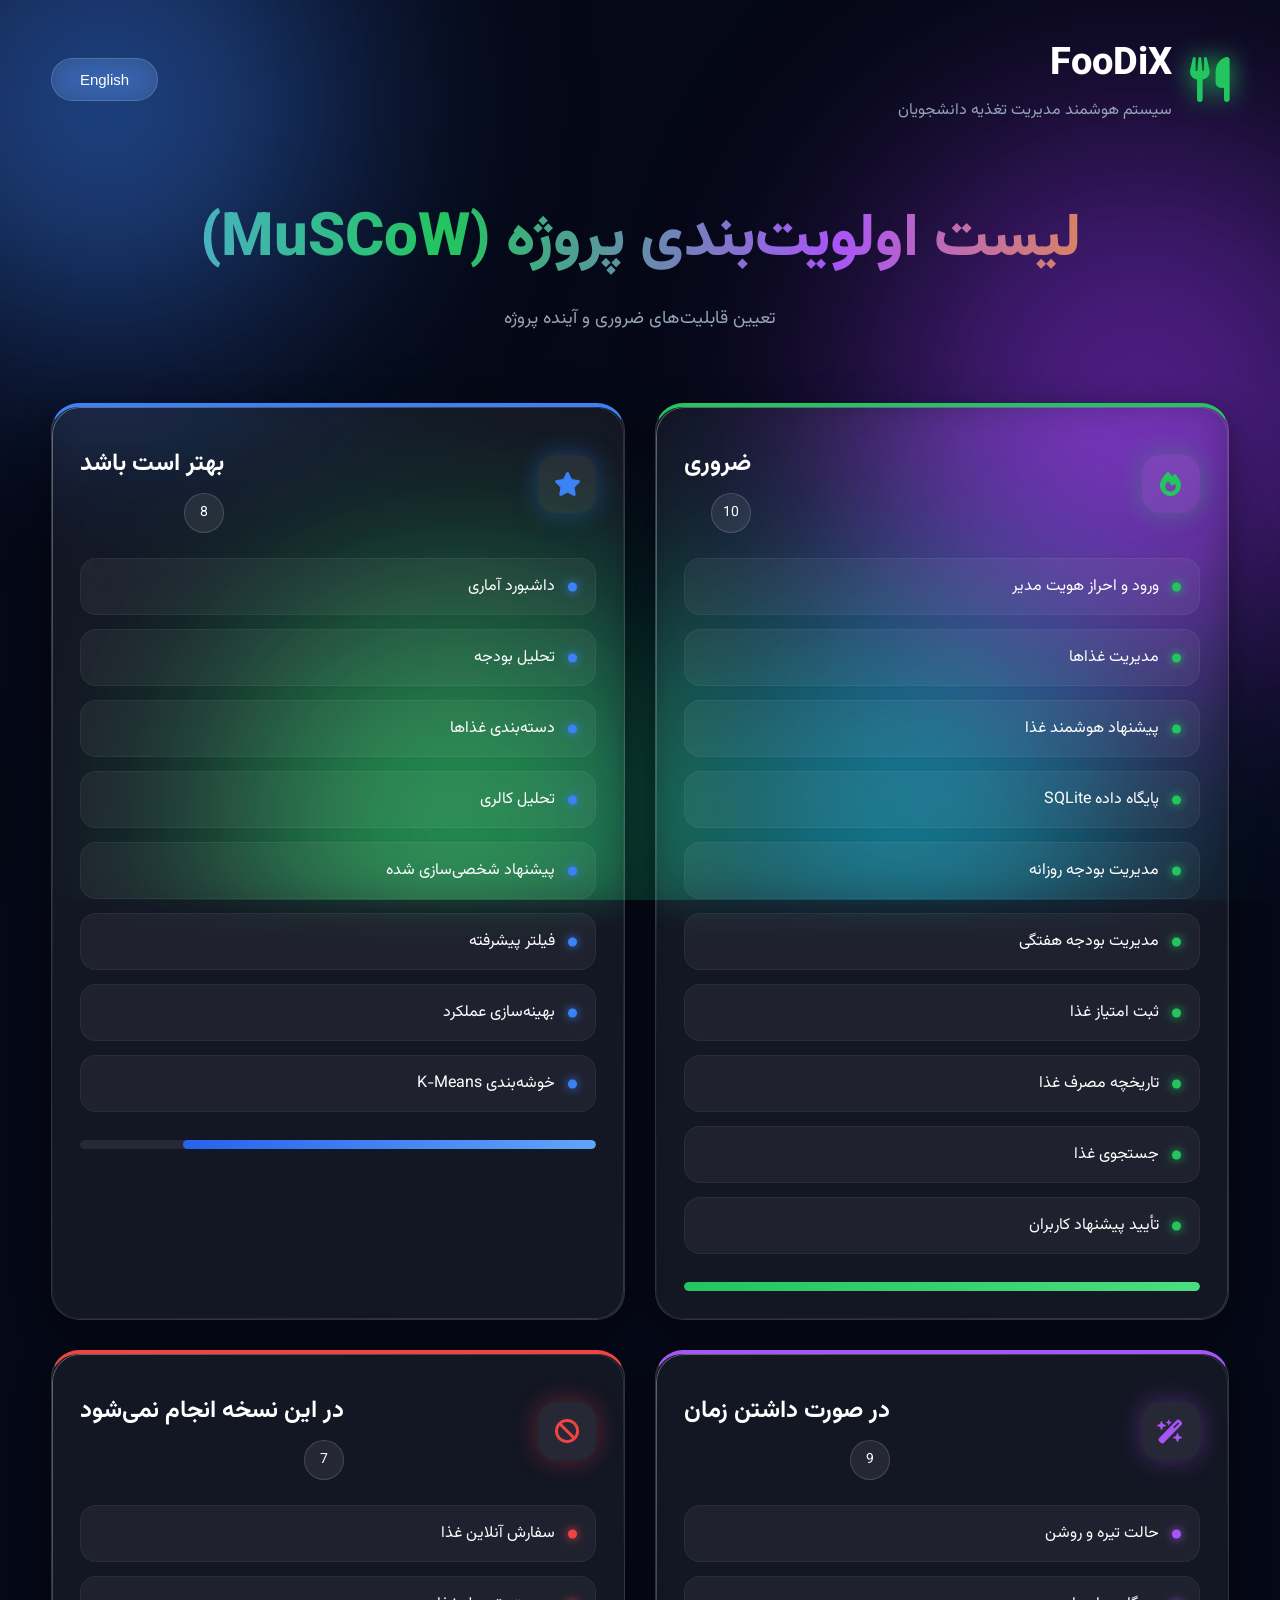
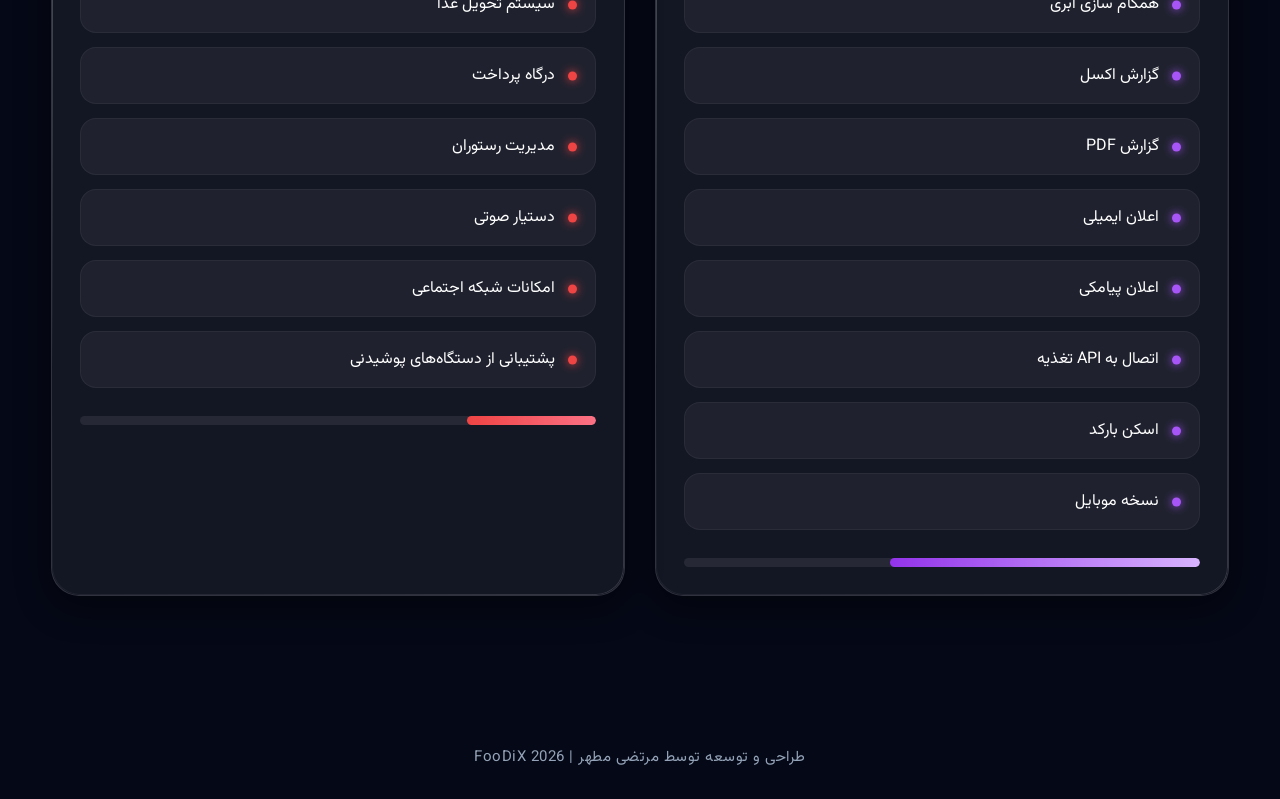
<file: MuSCoWList/index.html>
<!DOCTYPE html>
<html lang="fa" dir="rtl">

<head>

    <meta charset="UTF-8">

    <meta name="viewport"
          content="width=device-width, initial-scale=1.0">

    <title>FooDiX | MuSCoW Board</title>

    <!-- Google Font -->

    <link rel="preconnect"
          href="https://fonts.googleapis.com">

    <link rel="preconnect"
          href="https://fonts.gstatic.com"
          crossorigin>

    <link href="https://fonts.googleapis.com/css2?family=Vazirmatn:wght@300;400;500;600;700;800&display=swap"
          rel="stylesheet">

    <!-- FontAwesome -->

    <link rel="stylesheet"
          href="https://cdnjs.cloudflare.com/ajax/libs/font-awesome/6.7.2/css/all.min.css">

    <link rel="stylesheet"
          href="style.css">

</head>

<body>

<!-- ===================================== -->
<!-- Aurora Background -->
<!-- ===================================== -->

<div class="aurora">

    <span></span>

    <span></span>

    <span></span>

    <span></span>

</div>

<!-- ===================================== -->
<!-- Header -->
<!-- ===================================== -->

<header>

    <div class="logo">

        <i class="fa-solid fa-utensils"></i>

        <div>

            <h1 id="projectTitle">

                FooDiX

            </h1>

            <p id="projectSubtitle">

                سیستم هوشمند مدیریت تغذیه دانشجویان

            </p>

        </div>

    </div>

    <button id="languageButton">

        English

    </button>

</header>

<!-- ===================================== -->
<!-- Hero -->
<!-- ===================================== -->

<section class="hero">

    <h2 id="heroTitle">

        لیست اولویت‌بندی پروژه (MuSCoW)

    </h2>

    <p id="heroDescription">

        تعیین قابلیت‌های ضروری و آینده پروژه

    </p>

</section>

<!-- ===================================== -->
<!-- Main Board -->
<!-- ===================================== -->

<section class="board">
<!-- ============ MUST ============ -->

    <div class="column must">

        <div class="column-header">

            <div class="icon">
                <i class="fa-solid fa-fire"></i>
            </div>

            <div>

                <h3 class="lang"
                    data-fa="ضروری"
                    data-en="Must Have">
                    ضروری
                </h3>

                <span class="badge">10</span>

            </div>

        </div>

        <ul>

            <li class="lang"
                data-fa="ورود و احراز هویت مدیر"
                data-en="Admin Authentication">
                ورود و احراز هویت مدیر
            </li>

            <li class="lang"
                data-fa="مدیریت غذاها"
                data-en="Food Management">
                مدیریت غذاها
            </li>

            <li class="lang"
                data-fa="پیشنهاد هوشمند غذا"
                data-en="Smart Recommendation">
                پیشنهاد هوشمند غذا
            </li>

            <li class="lang"
                data-fa="پایگاه داده SQLite"
                data-en="SQLite Database">
                پایگاه داده SQLite
            </li>

            <li class="lang"
                data-fa="مدیریت بودجه روزانه"
                data-en="Daily Budget">
                مدیریت بودجه روزانه
            </li>

            <li class="lang"
                data-fa="مدیریت بودجه هفتگی"
                data-en="Weekly Budget">
                مدیریت بودجه هفتگی
            </li>

            <li class="lang"
                data-fa="ثبت امتیاز غذا"
                data-en="Food Rating">
                ثبت امتیاز غذا
            </li>

            <li class="lang"
                data-fa="تاریخچه مصرف غذا"
                data-en="Food History">
                تاریخچه مصرف غذا
            </li>

            <li class="lang"
                data-fa="جستجوی غذا"
                data-en="Food Search">
                جستجوی غذا
            </li>

            <li class="lang"
                data-fa="تأیید پیشنهاد کاربران"
                data-en="Admin Approval">
                تأیید پیشنهاد کاربران
            </li>

        </ul>

        <div class="progress">

            <div class="fill must-fill"></div>

        </div>

    </div>

    <!-- ============ SHOULD ============ -->

    <div class="column should">

        <div class="column-header">

            <div class="icon">
                <i class="fa-solid fa-star"></i>
            </div>

            <div>

                <h3 class="lang"
                    data-fa="بهتر است باشد"
                    data-en="Should Have">
                    بهتر است باشد
                </h3>

                <span class="badge">8</span>

            </div>

        </div>

        <ul>

            <li class="lang"
                data-fa="داشبورد آماری"
                data-en="Statistics Dashboard">
                داشبورد آماری
            </li>

            <li class="lang"
                data-fa="تحلیل بودجه"
                data-en="Budget Analytics">
                تحلیل بودجه
            </li>

            <li class="lang"
                data-fa="دسته‌بندی غذاها"
                data-en="Food Categories">
                دسته‌بندی غذاها
            </li>

            <li class="lang"
                data-fa="تحلیل کالری"
                data-en="Calories Analysis">
                تحلیل کالری
            </li>

            <li class="lang"
                data-fa="پیشنهاد شخصی‌سازی شده"
                data-en="Personalized Recommendation">
                پیشنهاد شخصی‌سازی شده
            </li>

            <li class="lang"
                data-fa="فیلتر پیشرفته"
                data-en="Advanced Filtering">
                فیلتر پیشرفته
            </li>

            <li class="lang"
                data-fa="بهینه‌سازی عملکرد"
                data-en="Performance Optimization">
                بهینه‌سازی عملکرد
            </li>
<li class="lang"
                data-fa="خوشه‌بندی K-Means"
                data-en="K-Means Clustering">
                خوشه‌بندی K-Means
            </li>

        </ul>

        <div class="progress">

            <div class="fill should-fill"></div>

        </div>

    </div>
<!-- ============ COULD ============ -->

    <div class="column could">

        <div class="column-header">

            <div class="icon">
                <i class="fa-solid fa-wand-magic-sparkles"></i>
            </div>

            <div>

                <h3 class="lang"
                    data-fa="در صورت داشتن زمان"
                    data-en="Could Have">

                    در صورت داشتن زمان

                </h3>

                <span class="badge">9</span>

            </div>

        </div>

        <ul>

            <li class="lang"
                data-fa="حالت تیره و روشن"
                data-en="Dark / Light Theme">
                حالت تیره و روشن
            </li>

            <li class="lang"
                data-fa="همگام سازی ابری"
                data-en="Cloud Sync">
                همگام سازی ابری
            </li>

            <li class="lang"
                data-fa="گزارش اکسل"
                data-en="Excel Report">
                گزارش اکسل
            </li>

            <li class="lang"
                data-fa="گزارش PDF"
                data-en="PDF Report">
                گزارش PDF
            </li>

            <li class="lang"
                data-fa="اعلان ایمیلی"
                data-en="Email Notification">
                اعلان ایمیلی
            </li>

            <li class="lang"
                data-fa="اعلان پیامکی"
                data-en="SMS Notification">
                اعلان پیامکی
            </li>

            <li class="lang"
                data-fa="اتصال به API تغذیه"
                data-en="Nutrition API">
                اتصال به API تغذیه
            </li>

            <li class="lang"
                data-fa="اسکن بارکد"
                data-en="Barcode Scanner">
                اسکن بارکد
            </li>

            <li class="lang"
                data-fa="نسخه موبایل"
                data-en="Mobile Version">
                نسخه موبایل
            </li>

        </ul>

        <div class="progress">

            <div class="fill could-fill"></div>

        </div>

    </div>

    <!-- ============ WON'T ============ -->

    <div class="column wont">

        <div class="column-header">

            <div class="icon">
                <i class="fa-solid fa-ban"></i>
            </div>

            <div>

                <h3 class="lang"
                    data-fa="در این نسخه انجام نمی‌شود"
                    data-en="Won't Have">

                    در این نسخه انجام نمی‌شود

                </h3>

                <span class="badge">7</span>

            </div>

        </div>

        <ul>

            <li class="lang"
                data-fa="سفارش آنلاین غذا"
                data-en="Online Ordering">
                سفارش آنلاین غذا
            </li>

            <li class="lang"
                data-fa="سیستم تحویل غذا"
                data-en="Delivery System">
                سیستم تحویل غذا
            </li>

            <li class="lang"
                data-fa="درگاه پرداخت"
                data-en="Payment Gateway">
                درگاه پرداخت
            </li>

            <li class="lang"
                data-fa="مدیریت رستوران"
                data-en="Restaurant Management">
                مدیریت رستوران
            </li>

            <li class="lang"
                data-fa="دستیار صوتی"
                data-en="Voice Assistant">
                دستیار صوتی
            </li>

            <li class="lang"
                data-fa="امکانات شبکه اجتماعی"
                data-en="Social Platform">
                امکانات شبکه اجتماعی
            </li>

            <li class="lang"
                data-fa="پشتیبانی از دستگاه‌های پوشیدنی"
                data-en="Wearable Devices">
                پشتیبانی از دستگاه‌های پوشیدنی
            </li>

        </ul>

        <div class="progress">

            <div class="fill wont-fill"></div>

        </div>

    </div>

</section>

<footer>
<p class="lang"
       data-fa="طراحی و توسعه توسط مرتضی مطهر | FooDiX 2026"
       data-en="Designed & Developed by Morteza Motahar | FooDiX 2026">

       طراحی و توسعه توسط مرتضی مطهر | FooDiX 2026

    </p>

</footer>

<script src="script.js"></script>

</body>

</html>
</file>
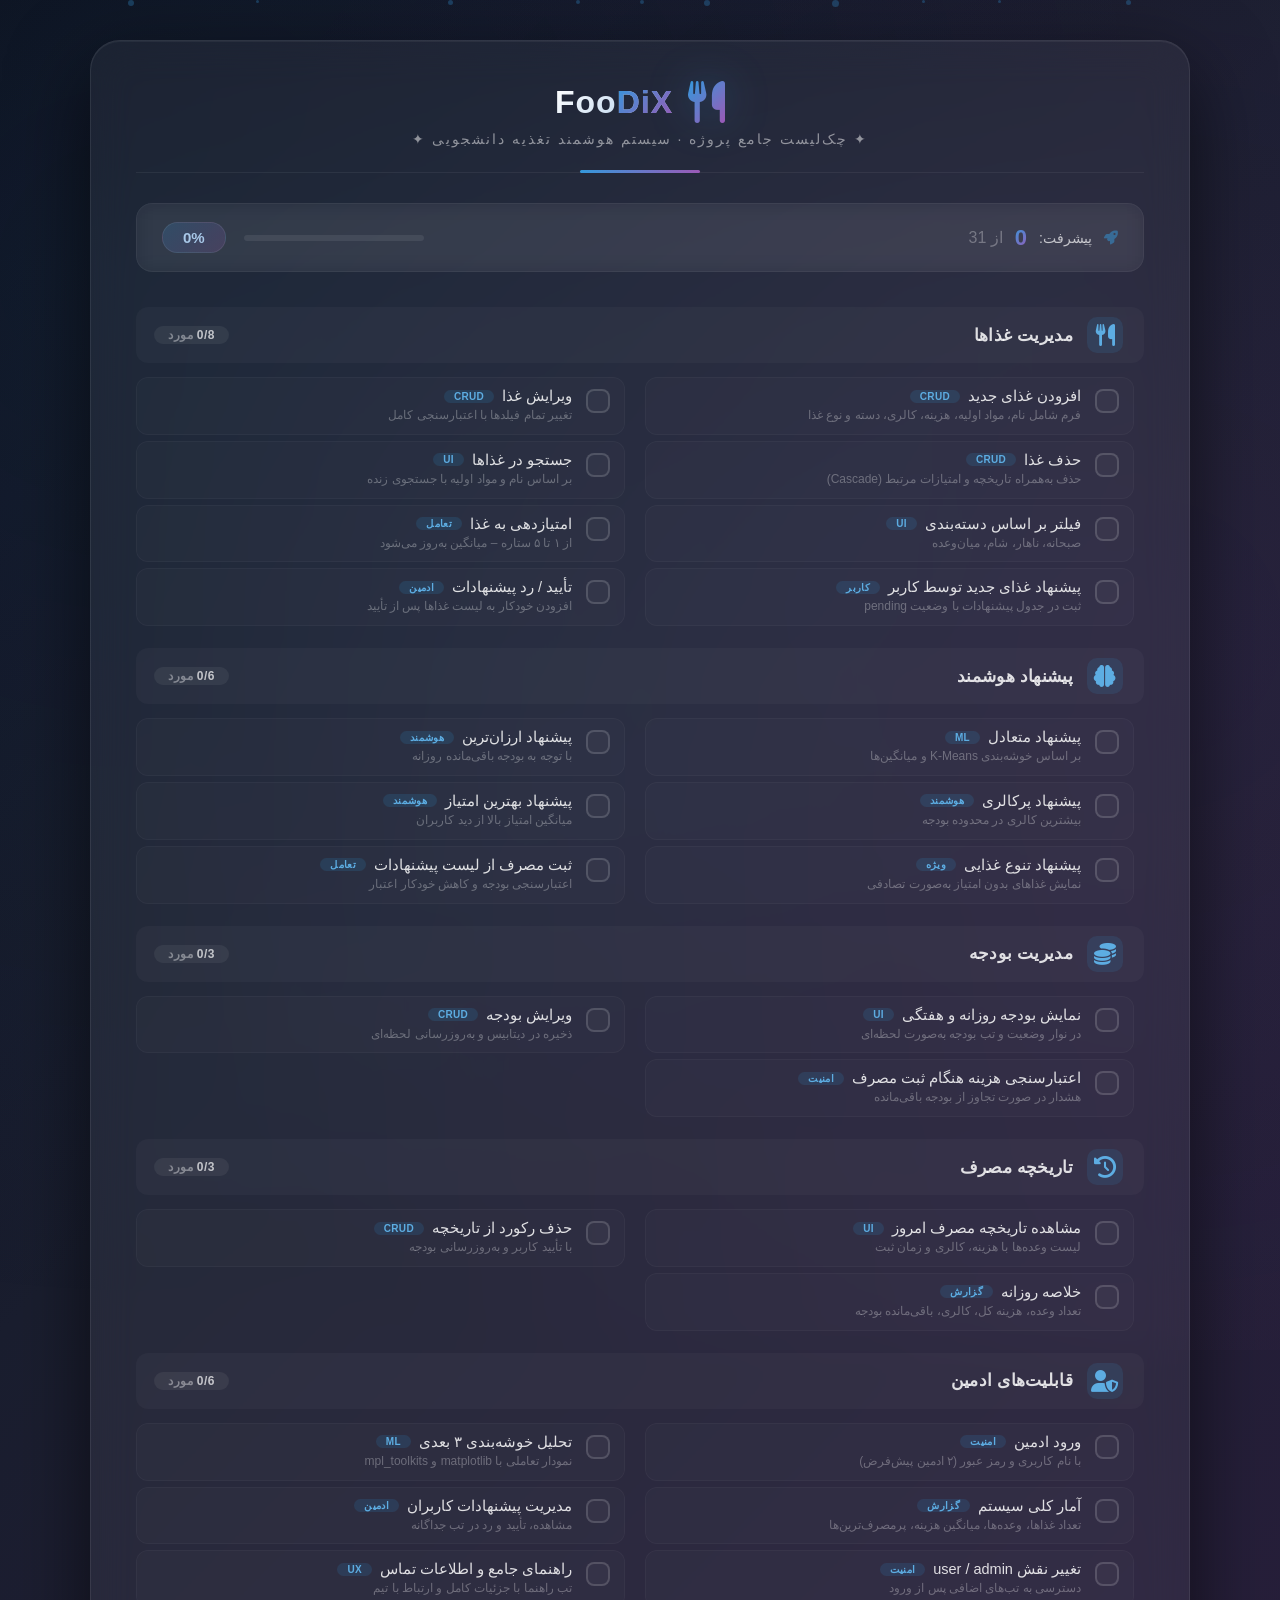
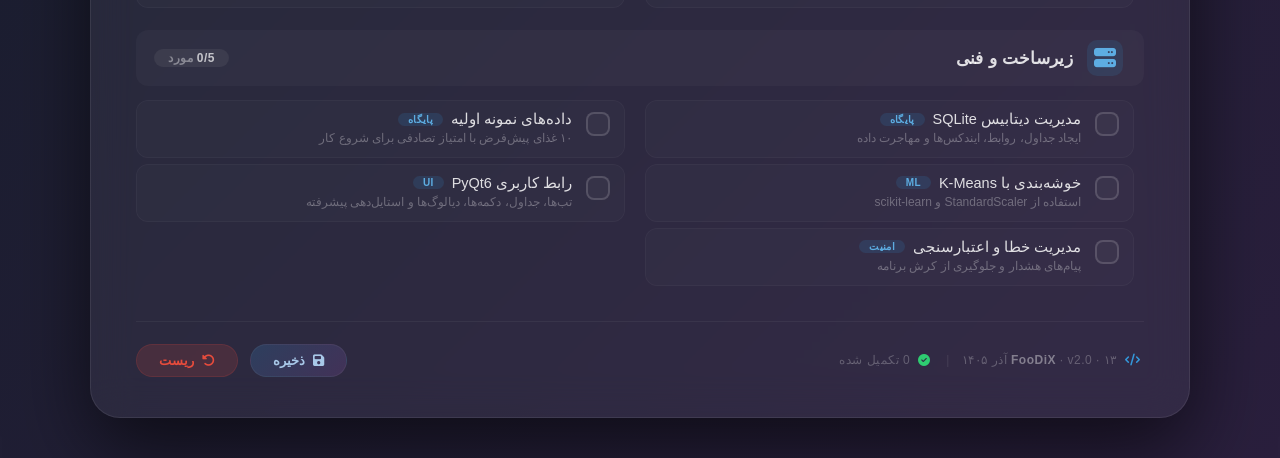
<file: Checklist.html>
<!DOCTYPE html>
<html lang="fa" dir="rtl">
<head>
    <meta charset="UTF-8">
    <meta name="viewport" content="width=device-width, initial-scale=1.0">
    <title> FooDiX </title>
    <!-- Font Awesome برای آیکون‌ها -->
    <link rel="stylesheet" href="https://cdnjs.cloudflare.com/ajax/libs/font-awesome/6.5.0/css/all.min.css">
    <style>
        /* ===== RESET & BASE ===== */
        * {
            margin: 0;
            padding: 0;
            box-sizing: border-box;
        }

        body {
            font-family: 'Segoe UI', Tahoma, Geneva, Verdana, sans-serif;
            background: linear-gradient(135deg, #0c0e1a 0%, #1a1e2f 40%, #2a1f3d 100%);
            min-height: 100vh;
            padding: 40px 20px;
            display: flex;
            justify-content: center;
            align-items: center;
            position: relative;
            overflow-x: hidden;
        }

        /* ===== ANIMATED BACKGROUND ===== */
        body::before {
            content: '';
            position: fixed;
            top: -50%;
            left: -50%;
            width: 200%;
            height: 200%;
            background: radial-gradient(circle at 30% 40%, rgba(52, 152, 219, 0.08) 0%, transparent 50%),
                        radial-gradient(circle at 70% 60%, rgba(155, 89, 182, 0.08) 0%, transparent 50%);
            animation: bgFloat 20s ease-in-out infinite alternate;
            z-index: 0;
        }

        @keyframes bgFloat {
            0% { transform: translate(0, 0) rotate(0deg); }
            100% { transform: translate(2%, 1%) rotate(3deg); }
        }

        /* ===== FLOATING PARTICLES ===== */
        .particles {
            position: fixed;
            top: 0;
            left: 0;
            width: 100%;
            height: 100%;
            pointer-events: none;
            z-index: 0;
            overflow: hidden;
        }

        .particle {
            position: absolute;
            width: 4px;
            height: 4px;
            background: rgba(52, 152, 219, 0.3);
            border-radius: 50%;
            animation: floatParticle linear infinite;
        }

        .particle:nth-child(1) { left: 10%; animation-duration: 12s; animation-delay: 0s; width: 6px; height: 6px; }
        .particle:nth-child(2) { left: 20%; animation-duration: 15s; animation-delay: 2s; width: 3px; height: 3px; }
        .particle:nth-child(3) { left: 35%; animation-duration: 10s; animation-delay: 4s; width: 5px; height: 5px; }
        .particle:nth-child(4) { left: 50%; animation-duration: 14s; animation-delay: 1s; width: 4px; height: 4px; }
        .particle:nth-child(5) { left: 65%; animation-duration: 11s; animation-delay: 3s; width: 7px; height: 7px; }
        .particle:nth-child(6) { left: 78%; animation-duration: 16s; animation-delay: 5s; width: 3px; height: 3px; }
        .particle:nth-child(7) { left: 88%; animation-duration: 13s; animation-delay: 2s; width: 5px; height: 5px; }
        .particle:nth-child(8) { left: 45%; animation-duration: 18s; animation-delay: 6s; width: 4px; height: 4px; }
        .particle:nth-child(9) { left: 55%; animation-duration: 9s; animation-delay: 0.5s; width: 6px; height: 6px; }
        .particle:nth-child(10) { left: 72%; animation-duration: 17s; animation-delay: 3.5s; width: 3px; height: 3px; }

        @keyframes floatParticle {
            0% { transform: translateY(100vh) scale(0); opacity: 0; }
            10% { opacity: 1; }
            90% { opacity: 1; }
            100% { transform: translateY(-10vh) scale(1); opacity: 0; }
        }

        /* ===== CONTAINER ===== */
        .container {
            position: relative;
            z-index: 1;
            max-width: 1100px;
            width: 100%;
            background: rgba(255, 255, 255, 0.05);
            backdrop-filter: blur(20px);
            -webkit-backdrop-filter: blur(20px);
            border-radius: 30px;
            padding: 40px 45px;
            border: 1px solid rgba(255, 255, 255, 0.08);
            box-shadow: 0 30px 80px rgba(0, 0, 0, 0.6), inset 0 1px 0 rgba(255, 255, 255, 0.05);
            transition: all 0.4s ease;
        }

        /* ===== HEADER ===== */
        .header {
            text-align: center;
            padding-bottom: 25px;
            border-bottom: 1px solid rgba(255, 255, 255, 0.06);
            margin-bottom: 30px;
            position: relative;
        }

        .header::after {
            content: '';
            position: absolute;
            bottom: -1px;
            left: 50%;
            transform: translateX(-50%);
            width: 120px;
            height: 3px;
            background: linear-gradient(90deg, #3498db, #9b59b6, #3498db);
            border-radius: 3px;
            background-size: 200% 100%;
            animation: shimmer 3s ease-in-out infinite;
        }

        @keyframes shimmer {
            0% { background-position: 0% 0%; }
            50% { background-position: 100% 0%; }
            100% { background-position: 0% 0%; }
        }

        .header .logo {
            display: flex;
            justify-content: center;
            align-items: center;
            gap: 15px;
            margin-bottom: 8px;
        }

        .header .logo i {
            font-size: 42px;
            background: linear-gradient(135deg, #3498db, #9b59b6);
            -webkit-background-clip: text;
            -webkit-text-fill-color: transparent;
            background-clip: text;
            filter: drop-shadow(0 0 20px rgba(52, 152, 219, 0.3));
        }

        .header h1 {
            font-size: 32px;
            font-weight: 800;
            background: linear-gradient(135deg, #ffffff 0%, #a8c8e8 100%);
            -webkit-background-clip: text;
            -webkit-text-fill-color: transparent;
            background-clip: text;
            letter-spacing: 1px;
        }

        .header h1 span {
            background: linear-gradient(135deg, #3498db, #9b59b6);
            -webkit-background-clip: text;
            -webkit-text-fill-color: transparent;
            background-clip: text;
        }

        .header .subtitle {
            color: rgba(255, 255, 255, 0.5);
            font-size: 14px;
            letter-spacing: 2px;
            margin-top: 4px;
            font-weight: 300;
        }

        /* ===== PROGRESS SUMMARY ===== */
        .summary {
            background: rgba(255, 255, 255, 0.04);
            border-radius: 16px;
            padding: 18px 25px;
            margin-bottom: 35px;
            display: flex;
            flex-wrap: wrap;
            justify-content: space-between;
            align-items: center;
            border: 1px solid rgba(255, 255, 255, 0.05);
            backdrop-filter: blur(10px);
            transition: all 0.3s ease;
        }

        .summary:hover {
            background: rgba(255, 255, 255, 0.07);
            border-color: rgba(52, 152, 219, 0.15);
        }

        .summary .info {
            display: flex;
            align-items: center;
            gap: 12px;
            color: rgba(255, 255, 255, 0.7);
            font-size: 14px;
        }

        .summary .info .number {
            font-size: 22px;
            font-weight: 800;
            color: #fff;
            background: linear-gradient(135deg, #3498db, #9b59b6);
            -webkit-background-clip: text;
            -webkit-text-fill-color: transparent;
            background-clip: text;
        }

        .summary .info .total {
            color: rgba(255, 255, 255, 0.3);
            font-size: 16px;
        }

        .summary .progress-wrapper {
            display: flex;
            align-items: center;
            gap: 18px;
        }

        .summary .progress-bar {
            width: 180px;
            height: 6px;
            background: rgba(255, 255, 255, 0.08);
            border-radius: 10px;
            overflow: hidden;
            position: relative;
        }

        .summary .progress-bar .fill {
            height: 100%;
            width: 0%;
            background: linear-gradient(90deg, #3498db, #9b59b6, #3498db);
            background-size: 200% 100%;
            border-radius: 10px;
            transition: width 0.8s cubic-bezier(0.22, 1, 0.36, 1);
            animation: progressShimmer 2s ease-in-out infinite;
        }

        @keyframes progressShimmer {
            0% { background-position: 0% 0%; }
            100% { background-position: 200% 0%; }
        }

        .summary .badge {
            background: linear-gradient(135deg, rgba(52, 152, 219, 0.2), rgba(155, 89, 182, 0.2));
            border: 1px solid rgba(255, 255, 255, 0.08);
            padding: 6px 20px;
            border-radius: 30px;
            font-size: 15px;
            font-weight: 700;
            color: #a8c8e8;
            min-width: 55px;
            text-align: center;
        }

        /* ===== SECTION ===== */
        .section {
            margin-bottom: 22px;
            animation: fadeUp 0.6s ease forwards;
            opacity: 0;
            transform: translateY(20px);
        }

        .section:nth-child(1) { animation-delay: 0.05s; }
        .section:nth-child(2) { animation-delay: 0.10s; }
        .section:nth-child(3) { animation-delay: 0.15s; }
        .section:nth-child(4) { animation-delay: 0.20s; }
        .section:nth-child(5) { animation-delay: 0.25s; }
        .section:nth-child(6) { animation-delay: 0.30s; }

        @keyframes fadeUp {
            to { opacity: 1; transform: translateY(0); }
        }

        .section-title {
            display: flex;
            align-items: center;
            gap: 14px;
            padding: 10px 18px;
            margin-bottom: 14px;
            background: rgba(255, 255, 255, 0.03);
            border-radius: 12px;
            border-right: 3px solid transparent;
            transition: all 0.3s ease;
            cursor: default;
        }

        .section-title:hover {
            background: rgba(255, 255, 255, 0.06);
            border-right-color: #3498db;
        }

        .section-title .icon {
            font-size: 22px;
            width: 36px;
            height: 36px;
            display: flex;
            align-items: center;
            justify-content: center;
            background: rgba(52, 152, 219, 0.12);
            border-radius: 10px;
            color: #5dade2;
        }

        .section-title .label {
            font-size: 17px;
            font-weight: 700;
            color: rgba(255, 255, 255, 0.85);
            letter-spacing: 0.3px;
        }

        .section-title .count {
            margin-right: auto;
            background: rgba(255, 255, 255, 0.06);
            padding: 2px 14px;
            border-radius: 20px;
            font-size: 12px;
            color: rgba(255, 255, 255, 0.4);
            font-weight: 600;
            letter-spacing: 0.5px;
        }

        .section-title .count .num {
            color: rgba(255, 255, 255, 0.7);
        }

        /* ===== CHECKLIST GRID ===== */
        .checklist {
            display: grid;
            grid-template-columns: 1fr 1fr;
            gap: 6px 20px;
            padding-right: 10px;
        }

        @media (max-width: 768px) {
            .checklist {
                grid-template-columns: 1fr;
            }
            .container {
                padding: 25px 20px;
            }
            .summary {
                flex-direction: column;
                gap: 15px;
                align-items: stretch;
                text-align: center;
            }
            .summary .progress-wrapper {
                justify-content: center;
            }
            .header h1 {
                font-size: 24px;
            }
        }

        /* ===== CHECK ITEM ===== */
        .check-item {
            display: flex;
            align-items: flex-start;
            gap: 14px;
            padding: 10px 14px;
            border-radius: 12px;
            background: rgba(255, 255, 255, 0.02);
            border: 1px solid rgba(255, 255, 255, 0.03);
            transition: all 0.3s cubic-bezier(0.22, 1, 0.36, 1);
            cursor: pointer;
            position: relative;
            overflow: hidden;
        }

        .check-item::before {
            content: '';
            position: absolute;
            top: 0;
            left: 0;
            right: 0;
            bottom: 0;
            background: linear-gradient(135deg, rgba(52, 152, 219, 0.03), rgba(155, 89, 182, 0.03));
            opacity: 0;
            transition: opacity 0.4s ease;
            pointer-events: none;
        }

        .check-item:hover {
            background: rgba(255, 255, 255, 0.05);
            border-color: rgba(255, 255, 255, 0.08);
            transform: translateX(-4px);
        }

        .check-item:hover::before {
            opacity: 1;
        }

        .check-item input[type="checkbox"] {
            display: none;
        }

        .check-item .custom-check {
            flex-shrink: 0;
            width: 24px;
            height: 24px;
            border-radius: 8px;
            border: 2px solid rgba(255, 255, 255, 0.15);
            background: rgba(255, 255, 255, 0.03);
            display: flex;
            align-items: center;
            justify-content: center;
            transition: all 0.3s cubic-bezier(0.22, 1, 0.36, 1);
            margin-top: 1px;
            position: relative;
        }

        .check-item .custom-check i {
            font-size: 13px;
            color: #fff;
            opacity: 0;
            transform: scale(0.5);
            transition: all 0.3s cubic-bezier(0.22, 1, 0.36, 1);
        }

        .check-item input[type="checkbox"]:checked + .custom-check {
            background: linear-gradient(135deg, #3498db, #9b59b6);
            border-color: #3498db;
            box-shadow: 0 4px 20px rgba(52, 152, 219, 0.3);
            animation: pop 0.3s ease;
        }

        @keyframes pop {
            0% { transform: scale(1); }
            50% { transform: scale(1.15); }
            100% { transform: scale(1); }
        }

        .check-item input[type="checkbox"]:checked + .custom-check i {
            opacity: 1;
            transform: scale(1);
        }

        .check-item .content {
            flex: 1;
            min-width: 0;
        }

        .check-item .content .title {
            font-size: 14.5px;
            font-weight: 500;
            color: rgba(255, 255, 255, 0.85);
            transition: all 0.3s ease;
            display: flex;
            align-items: center;
            gap: 8px;
            flex-wrap: wrap;
        }

        .check-item .content .title .tag {
            font-size: 10px;
            background: rgba(52, 152, 219, 0.15);
            color: #5dade2;
            padding: 1px 10px;
            border-radius: 12px;
            font-weight: 600;
            letter-spacing: 0.3px;
        }

        .check-item .content .desc {
            font-size: 12px;
            color: rgba(255, 255, 255, 0.3);
            margin-top: 3px;
            line-height: 1.4;
            transition: all 0.3s ease;
        }

        .check-item input[type="checkbox"]:checked ~ .content .title {
            color: rgba(255, 255, 255, 0.3);
            text-decoration: line-through;
        }

        .check-item input[type="checkbox"]:checked ~ .content .desc {
            color: rgba(255, 255, 255, 0.12);
            text-decoration: line-through;
        }

        /* ===== SUB-GROUP (nested) ===== */
        .sub-group {
            padding-right: 30px;
            border-right: 1px dashed rgba(255, 255, 255, 0.06);
            margin: 4px 0 4px 0;
        }

        .sub-group .check-item {
            padding: 6px 12px;
            background: transparent;
            border: none;
            border-radius: 8px;
        }

        .sub-group .check-item:hover {
            background: rgba(255, 255, 255, 0.03);
            transform: none;
        }

        .sub-group .check-item .content .title {
            font-size: 13.5px;
            font-weight: 400;
        }

        .sub-group .check-item .custom-check {
            width: 20px;
            height: 20px;
            border-width: 1.5px;
        }

        .sub-group .check-item .custom-check i {
            font-size: 10px;
        }

        /* ===== FOOTER ===== */
        .footer {
            margin-top: 35px;
            padding-top: 22px;
            border-top: 1px solid rgba(255, 255, 255, 0.05);
            display: flex;
            justify-content: space-between;
            align-items: center;
            flex-wrap: wrap;
            gap: 15px;
        }

        .footer .meta {
            color: rgba(255, 255, 255, 0.25);
            font-size: 12px;
            letter-spacing: 0.5px;
        }

        .footer .meta strong {
            color: rgba(255, 255, 255, 0.4);
            font-weight: 600;
        }

        .footer .meta i {
            color: #3498db;
            margin: 0 4px;
        }

        .footer .actions {
            display: flex;
            gap: 12px;
        }

        .footer .btn {
            padding: 8px 22px;
            border: none;
            border-radius: 25px;
            font-size: 13px;
            font-weight: 600;
            cursor: pointer;
            transition: all 0.3s cubic-bezier(0.22, 1, 0.36, 1);
            display: flex;
            align-items: center;
            gap: 8px;
            font-family: inherit;
        }

        .footer .btn-reset {
            background: rgba(231, 76, 60, 0.15);
            color: #e74c3c;
            border: 1px solid rgba(231, 76, 60, 0.15);
        }

        .footer .btn-reset:hover {
            background: rgba(231, 76, 60, 0.25);
            border-color: rgba(231, 76, 60, 0.3);
            transform: scale(1.03);
            box-shadow: 0 4px 25px rgba(231, 76, 60, 0.15);
        }

        .footer .btn-save {
            background: linear-gradient(135deg, rgba(52, 152, 219, 0.2), rgba(155, 89, 182, 0.2));
            color: #a8c8e8;
            border: 1px solid rgba(255, 255, 255, 0.05);
        }

        .footer .btn-save:hover {
            background: linear-gradient(135deg, rgba(52, 152, 219, 0.3), rgba(155, 89, 182, 0.3));
            transform: scale(1.03);
            box-shadow: 0 4px 25px rgba(52, 152, 219, 0.1);
        }

        /* ===== TOAST NOTIFICATION ===== */
        .toast {
            position: fixed;
            bottom: 30px;
            right: 30px;
            padding: 14px 28px;
            border-radius: 16px;
            background: rgba(255, 255, 255, 0.06);
            backdrop-filter: blur(20px);
            -webkit-backdrop-filter: blur(20px);
            border: 1px solid rgba(255, 255, 255, 0.06);
            color: rgba(255, 255, 255, 0.8);
            font-size: 14px;
            font-weight: 500;
            display: flex;
            align-items: center;
            gap: 12px;
            transform: translateY(100px);
            opacity: 0;
            transition: all 0.5s cubic-bezier(0.22, 1, 0.36, 1);
            z-index: 999;
            box-shadow: 0 20px 60px rgba(0, 0, 0, 0.4);
        }

        .toast.show {
            transform: translateY(0);
            opacity: 1;
        }

        .toast i {
            font-size: 20px;
        }

        .toast.success i { color: #2ecc71; }
        .toast.warning i { color: #f39c12; }
        .toast.info i { color: #3498db; }

        /* ===== SCROLLBAR ===== */
        ::-webkit-scrollbar {
            width: 6px;
        }

        ::-webkit-scrollbar-track {
            background: rgba(255, 255, 255, 0.02);
            border-radius: 10px;
        }

        ::-webkit-scrollbar-thumb {
            background: linear-gradient(180deg, #3498db, #9b59b6);
            border-radius: 10px;
        }

        /* ===== SELECTION ===== */
        ::selection {
            background: rgba(52, 152, 219, 0.3);
            color: #fff;
        }
    </style>
</head>
<body>

    <!-- ===== PARTICLES ===== -->
    <div class="particles">
        <div class="particle"></div>
        <div class="particle"></div>
        <div class="particle"></div>
        <div class="particle"></div>
        <div class="particle"></div>
        <div class="particle"></div>
        <div class="particle"></div>
        <div class="particle"></div>
        <div class="particle"></div>
        <div class="particle"></div>
    </div>

    <!-- ===== TOAST ===== -->
    <div class="toast" id="toast">
        <i class="fas fa-check-circle"></i>
        <span id="toastMessage">تغییرات ذخیره شد</span>
    </div>

    <!-- ===== MAIN CONTAINER ===== -->
    <div class="container">

        <!-- HEADER -->
        <div class="header">
            <div class="logo">
                <i class="fas fa-utensils"></i>
                <h1>Foo<span>DiX</span></h1>
            </div>
            <p class="subtitle">✦ چک‌لیست جامع پروژه · سیستم هوشمند تغذیه دانشجویی ✦</p>
        </div>

        <!-- SUMMARY -->
        <div class="summary">
            <div class="info">
                <i class="fas fa-rocket" style="color:#3498db; opacity:0.5;"></i>
                <span>پیشرفت:</span>
                <span class="number" id="progressText">0</span>
                <span class="total">از <span id="totalItems">0</span></span>
            </div>
            <div class="progress-wrapper">
                <div class="progress-bar">
                    <div class="fill" id="progressFill"></div>
                </div>
                <span class="badge" id="progressPercent">۰%</span>
            </div>
        </div>

        <!-- ===== SECTIONS ===== -->

        <!-- 1. مدیریت غذاها -->
        <div class="section">
            <div class="section-title">
                <span class="icon"><i class="fas fa-utensils"></i></span>
                <span class="label">مدیریت غذاها</span>
                <span class="count"><span class="num">۸</span> مورد</span>
            </div>
            <div class="checklist">
                <div class="check-item" data-id="food_add">
                    <input type="checkbox" id="food_add">
                    <label class="custom-check" for="food_add"><i class="fas fa-check"></i></label>
                    <div class="content">
                        <div class="title">افزودن غذای جدید <span class="tag">CRUD</span></div>
                        <div class="desc">فرم شامل نام، مواد اولیه، هزینه، کالری، دسته و نوع غذا</div>
                    </div>
                </div>
                <div class="check-item" data-id="food_edit">
                    <input type="checkbox" id="food_edit">
                    <label class="custom-check" for="food_edit"><i class="fas fa-check"></i></label>
                    <div class="content">
                        <div class="title">ویرایش غذا <span class="tag">CRUD</span></div>
                        <div class="desc">تغییر تمام فیلدها با اعتبارسنجی کامل</div>
                    </div>
                </div>
                <div class="check-item" data-id="food_delete">
                    <input type="checkbox" id="food_delete">
                    <label class="custom-check" for="food_delete"><i class="fas fa-check"></i></label>
                    <div class="content">
                        <div class="title">حذف غذا <span class="tag">CRUD</span></div>
                        <div class="desc">حذف به‌همراه تاریخچه و امتیازات مرتبط (Cascade)</div>
                    </div>
                </div>
                <div class="check-item" data-id="food_search">
                    <input type="checkbox" id="food_search">
                    <label class="custom-check" for="food_search"><i class="fas fa-check"></i></label>
                    <div class="content">
                        <div class="title">جستجو در غذاها <span class="tag">UI</span></div>
                        <div class="desc">بر اساس نام و مواد اولیه با جستجوی زنده</div>
                    </div>
                </div>
                <div class="check-item" data-id="food_filter">
                    <input type="checkbox" id="food_filter">
                    <label class="custom-check" for="food_filter"><i class="fas fa-check"></i></label>
                    <div class="content">
                        <div class="title">فیلتر بر اساس دسته‌بندی <span class="tag">UI</span></div>
                        <div class="desc">صبحانه، ناهار، شام، میان‌وعده</div>
                    </div>
                </div>
                <div class="check-item" data-id="food_rate">
                    <input type="checkbox" id="food_rate">
                    <label class="custom-check" for="food_rate"><i class="fas fa-check"></i></label>
                    <div class="content">
                        <div class="title">امتیازدهی به غذا <span class="tag">تعامل</span></div>
                        <div class="desc">از ۱ تا ۵ ستاره – میانگین به‌روز می‌شود</div>
                    </div>
                </div>
                <div class="check-item" data-id="food_suggest">
                    <input type="checkbox" id="food_suggest">
                    <label class="custom-check" for="food_suggest"><i class="fas fa-check"></i></label>
                    <div class="content">
                        <div class="title">پیشنهاد غذای جدید توسط کاربر <span class="tag">کاربر</span></div>
                        <div class="desc">ثبت در جدول پیشنهادات با وضعیت pending</div>
                    </div>
                </div>
                <div class="check-item" data-id="food_approve">
                    <input type="checkbox" id="food_approve">
                    <label class="custom-check" for="food_approve"><i class="fas fa-check"></i></label>
                    <div class="content">
                        <div class="title">تأیید / رد پیشنهادات <span class="tag">ادمین</span></div>
                        <div class="desc">افزودن خودکار به لیست غذاها پس از تأیید</div>
                    </div>
                </div>
            </div>
        </div>

        <!-- 2. پیشنهاد هوشمند -->
        <div class="section">
            <div class="section-title">
                <span class="icon"><i class="fas fa-brain"></i></span>
                <span class="label">پیشنهاد هوشمند</span>
                <span class="count"><span class="num">۶</span> مورد</span>
            </div>
            <div class="checklist">
                <div class="check-item" data-id="rec_balanced">
                    <input type="checkbox" id="rec_balanced">
                    <label class="custom-check" for="rec_balanced"><i class="fas fa-check"></i></label>
                    <div class="content">
                        <div class="title">پیشنهاد متعادل <span class="tag">ML</span></div>
                        <div class="desc">بر اساس خوشه‌بندی K-Means و میانگین‌ها</div>
                    </div>
                </div>
                <div class="check-item" data-id="rec_cheap">
                    <input type="checkbox" id="rec_cheap">
                    <label class="custom-check" for="rec_cheap"><i class="fas fa-check"></i></label>
                    <div class="content">
                        <div class="title">پیشنهاد ارزان‌ترین <span class="tag">هوشمند</span></div>
                        <div class="desc">با توجه به بودجه باقی‌مانده روزانه</div>
                    </div>
                </div>
                <div class="check-item" data-id="rec_highcal">
                    <input type="checkbox" id="rec_highcal">
                    <label class="custom-check" for="rec_highcal"><i class="fas fa-check"></i></label>
                    <div class="content">
                        <div class="title">پیشنهاد پرکالری <span class="tag">هوشمند</span></div>
                        <div class="desc">بیشترین کالری در محدوده بودجه</div>
                    </div>
                </div>
                <div class="check-item" data-id="rec_toprate">
                    <input type="checkbox" id="rec_toprate">
                    <label class="custom-check" for="rec_toprate"><i class="fas fa-check"></i></label>
                    <div class="content">
                        <div class="title">پیشنهاد بهترین امتیاز <span class="tag">هوشمند</span></div>
                        <div class="desc">میانگین امتیاز بالا از دید کاربران</div>
                    </div>
                </div>
                <div class="check-item" data-id="rec_diversity">
                    <input type="checkbox" id="rec_diversity">
                    <label class="custom-check" for="rec_diversity"><i class="fas fa-check"></i></label>
                    <div class="content">
                        <div class="title">پیشنهاد تنوع غذایی <span class="tag">ویژه</span></div>
                        <div class="desc">نمایش غذاهای بدون امتیاز به‌صورت تصادفی</div>
                    </div>
                </div>
                <div class="check-item" data-id="rec_consume">
                    <input type="checkbox" id="rec_consume">
                    <label class="custom-check" for="rec_consume"><i class="fas fa-check"></i></label>
                    <div class="content">
                        <div class="title">ثبت مصرف از لیست پیشنهادات <span class="tag">تعامل</span></div>
                        <div class="desc">اعتبارسنجی بودجه و کاهش خودکار اعتبار</div>
                    </div>
                </div>
            </div>
        </div>

        <!-- 3. بودجه -->
        <div class="section">
            <div class="section-title">
                <span class="icon"><i class="fas fa-coins"></i></span>
                <span class="label">مدیریت بودجه</span>
                <span class="count"><span class="num">۳</span> مورد</span>
            </div>
            <div class="checklist">
                <div class="check-item" data-id="budget_view">
                    <input type="checkbox" id="budget_view">
                    <label class="custom-check" for="budget_view"><i class="fas fa-check"></i></label>
                    <div class="content">
                        <div class="title">نمایش بودجه روزانه و هفتگی <span class="tag">UI</span></div>
                        <div class="desc">در نوار وضعیت و تب بودجه به‌صورت لحظه‌ای</div>
                    </div>
                </div>
                <div class="check-item" data-id="budget_edit">
                    <input type="checkbox" id="budget_edit">
                    <label class="custom-check" for="budget_edit"><i class="fas fa-check"></i></label>
                    <div class="content">
                        <div class="title">ویرایش بودجه <span class="tag">CRUD</span></div>
                        <div class="desc">ذخیره در دیتابیس و به‌روزرسانی لحظه‌ای</div>
                    </div>
                </div>
                <div class="check-item" data-id="budget_validation">
                    <input type="checkbox" id="budget_validation">
                    <label class="custom-check" for="budget_validation"><i class="fas fa-check"></i></label>
                    <div class="content">
                        <div class="title">اعتبارسنجی هزینه هنگام ثبت مصرف <span class="tag">امنیت</span></div>
                        <div class="desc">هشدار در صورت تجاوز از بودجه باقی‌مانده</div>
                    </div>
                </div>
            </div>
        </div>

        <!-- 4. تاریخچه مصرف -->
        <div class="section">
            <div class="section-title">
                <span class="icon"><i class="fas fa-history"></i></span>
                <span class="label">تاریخچه مصرف</span>
                <span class="count"><span class="num">۳</span> مورد</span>
            </div>
            <div class="checklist">
                <div class="check-item" data-id="hist_view">
                    <input type="checkbox" id="hist_view">
                    <label class="custom-check" for="hist_view"><i class="fas fa-check"></i></label>
                    <div class="content">
                        <div class="title">مشاهده تاریخچه مصرف امروز <span class="tag">UI</span></div>
                        <div class="desc">لیست وعده‌ها با هزینه، کالری و زمان ثبت</div>
                    </div>
                </div>
                <div class="check-item" data-id="hist_delete">
                    <input type="checkbox" id="hist_delete">
                    <label class="custom-check" for="hist_delete"><i class="fas fa-check"></i></label>
                    <div class="content">
                        <div class="title">حذف رکورد از تاریخچه <span class="tag">CRUD</span></div>
                        <div class="desc">با تأیید کاربر و به‌روزرسانی بودجه</div>
                    </div>
                </div>
                <div class="check-item" data-id="hist_summary">
                    <input type="checkbox" id="hist_summary">
                    <label class="custom-check" for="hist_summary"><i class="fas fa-check"></i></label>
                    <div class="content">
                        <div class="title">خلاصه روزانه <span class="tag">گزارش</span></div>
                        <div class="desc">تعداد وعده، هزینه کل، کالری، باقی‌مانده بودجه</div>
                    </div>
                </div>
            </div>
        </div>

        <!-- 5. ادمین -->
        <div class="section">
            <div class="section-title">
                <span class="icon"><i class="fas fa-user-shield"></i></span>
                <span class="label">قابلیت‌های ادمین</span>
                <span class="count"><span class="num">۶</span> مورد</span>
            </div>
            <div class="checklist">
                <div class="check-item" data-id="admin_login">
                    <input type="checkbox" id="admin_login">
                    <label class="custom-check" for="admin_login"><i class="fas fa-check"></i></label>
                    <div class="content">
                        <div class="title">ورود ادمین <span class="tag">امنیت</span></div>
                        <div class="desc">با نام کاربری و رمز عبور (۲ ادمین پیش‌فرض)</div>
                    </div>
                </div>
                <div class="check-item" data-id="admin_cluster">
                    <input type="checkbox" id="admin_cluster">
                    <label class="custom-check" for="admin_cluster"><i class="fas fa-check"></i></label>
                    <div class="content">
                        <div class="title">تحلیل خوشه‌بندی ۳ بعدی <span class="tag">ML</span></div>
                        <div class="desc">نمودار تعاملی با matplotlib و mpl_toolkits</div>
                    </div>
                </div>
                <div class="check-item" data-id="admin_stats">
                    <input type="checkbox" id="admin_stats">
                    <label class="custom-check" for="admin_stats"><i class="fas fa-check"></i></label>
                    <div class="content">
                        <div class="title">آمار کلی سیستم <span class="tag">گزارش</span></div>
                        <div class="desc">تعداد غذاها، وعده‌ها، میانگین هزینه، پرمصرف‌ترین‌ها</div>
                    </div>
                </div>
                <div class="check-item" data-id="admin_suggest">
                    <input type="checkbox" id="admin_suggest">
                    <label class="custom-check" for="admin_suggest"><i class="fas fa-check"></i></label>
                    <div class="content">
                        <div class="title">مدیریت پیشنهادات کاربران <span class="tag">ادمین</span></div>
                        <div class="desc">مشاهده، تأیید و رد در تب جداگانه</div>
                    </div>
                </div>
                <div class="check-item" data-id="admin_role">
                    <input type="checkbox" id="admin_role">
                    <label class="custom-check" for="admin_role"><i class="fas fa-check"></i></label>
                    <div class="content">
                        <div class="title">تغییر نقش user / admin <span class="tag">امنیت</span></div>
                        <div class="desc">دسترسی به تب‌های اضافی پس از ورود</div>
                    </div>
                </div>
                <div class="check-item" data-id="admin_help">
                    <input type="checkbox" id="admin_help">
                    <label class="custom-check" for="admin_help"><i class="fas fa-check"></i></label>
                    <div class="content">
                        <div class="title">راهنمای جامع و اطلاعات تماس <span class="tag">UX</span></div>
                        <div class="desc">تب راهنما با جزئیات کامل و ارتباط با تیم</div>
                    </div>
                </div>
            </div>
        </div>

        <!-- 6. زیرساخت فنی -->
        <div class="section">
            <div class="section-title">
                <span class="icon"><i class="fas fa-server"></i></span>
                <span class="label">زیرساخت و فنی</span>
                <span class="count"><span class="num">۵</span> مورد</span>
            </div>
            <div class="checklist">
                <div class="check-item" data-id="tech_db">
                    <input type="checkbox" id="tech_db">
                    <label class="custom-check" for="tech_db"><i class="fas fa-check"></i></label>
                    <div class="content">
                        <div class="title">مدیریت دیتابیس SQLite <span class="tag">پایگاه</span></div>
                        <div class="desc">ایجاد جداول، روابط، ایندکس‌ها و مهاجرت داده</div>
                    </div>
                </div>
                <div class="check-item" data-id="tech_sample">
                    <input type="checkbox" id="tech_sample">
                    <label class="custom-check" for="tech_sample"><i class="fas fa-check"></i></label>
                    <div class="content">
                        <div class="title">داده‌های نمونه اولیه <span class="tag">پایگاه</span></div>
                        <div class="desc">۱۰ غذای پیش‌فرض با امتیاز تصادفی برای شروع کار</div>
                    </div>
                </div>
                <div class="check-item" data-id="tech_ml">
                    <input type="checkbox" id="tech_ml">
                    <label class="custom-check" for="tech_ml"><i class="fas fa-check"></i></label>
                    <div class="content">
                        <div class="title">خوشه‌بندی با K-Means <span class="tag">ML</span></div>
                        <div class="desc">استفاده از StandardScaler و scikit-learn</div>
                    </div>
                </div>
                <div class="check-item" data-id="tech_ui">
                    <input type="checkbox" id="tech_ui">
                    <label class="custom-check" for="tech_ui"><i class="fas fa-check"></i></label>
                    <div class="content">
                        <div class="title">رابط کاربری PyQt6 <span class="tag">UI</span></div>
                        <div class="desc">تب‌ها، جداول، دکمه‌ها، دیالوگ‌ها و استایل‌دهی پیشرفته</div>
                    </div>
                </div>
                <div class="check-item" data-id="tech_error">
                    <input type="checkbox" id="tech_error">
                    <label class="custom-check" for="tech_error"><i class="fas fa-check"></i></label>
                    <div class="content">
                        <div class="title">مدیریت خطا و اعتبارسنجی <span class="tag">امنیت</span></div>
                        <div class="desc">پیام‌های هشدار و جلوگیری از کرش برنامه</div>
                    </div>
                </div>
            </div>
        </div>

        <!-- FOOTER -->
        <div class="footer">
            <div class="meta">
                <i class="fas fa-code"></i>
                <strong>FooDiX</strong> · v2.0 · <span id="dateNow"></span>
                <span style="margin:0 8px;color:rgba(255,255,255,0.1);">|</span>
                <i class="fas fa-check-circle" style="color:#2ecc71;"></i> <span id="completedCount">۰</span> تکمیل شده
            </div>
            <div class="actions">
                <button class="btn btn-save" id="saveBtn"><i class="fas fa-save"></i> ذخیره</button>
                <button class="btn btn-reset" id="resetBtn"><i class="fas fa-undo-alt"></i> ریست</button>
            </div>
        </div>

    </div>

    <script>
        (function() {
            'use strict';

            // ===== ELEMENTS =====
            const checkboxes = document.querySelectorAll('.check-item input[type="checkbox"]');
            const totalSpan = document.getElementById('totalItems');
            const progressText = document.getElementById('progressText');
            const progressPercent = document.getElementById('progressPercent');
            const progressFill = document.getElementById('progressFill');
            const completedCount = document.getElementById('completedCount');
            const dateNow = document.getElementById('dateNow');
            const resetBtn = document.getElementById('resetBtn');
            const saveBtn = document.getElementById('saveBtn');
            const toast = document.getElementById('toast');
            const toastMessage = document.getElementById('toastMessage');

            // ===== DATE =====
            const now = new Date();
            dateNow.textContent = now.toLocaleDateString('fa-IR', { year: 'numeric', month: 'long', day: 'numeric' });

            // ===== TOAST =====
            let toastTimer = null;

            function showToast(message, type = 'success') {
                toast.className = 'toast ' + type;
                toastMessage.textContent = message;
                toast.querySelector('i').className = type === 'success' ? 'fas fa-check-circle' :
                                                    type === 'warning' ? 'fas fa-exclamation-triangle' :
                                                    'fas fa-info-circle';
                toast.classList.add('show');
                clearTimeout(toastTimer);
                toastTimer = setTimeout(() => {
                    toast.classList.remove('show');
                }, 2500);
            }

            // ===== UPDATE PROGRESS =====
            function updateProgress() {
                const total = checkboxes.length;
                const checked = document.querySelectorAll('.check-item input[type="checkbox"]:checked').length;
                const percent = total ? Math.round((checked / total) * 100) : 0;

                progressText.textContent = checked;
                totalSpan.textContent = total;
                progressPercent.textContent = percent + '%';
                progressFill.style.width = percent + '%';
                completedCount.textContent = checked;

                // به‌روزرسانی آمار هر بخش (اختیاری)
                document.querySelectorAll('.section').forEach(section => {
                    const items = section.querySelectorAll('.check-item input[type="checkbox"]');
                    const checkedInSection = section.querySelectorAll('.check-item input[type="checkbox"]:checked').length;
                    const countSpan = section.querySelector('.section-title .count .num');
                    if (countSpan) {
                        const totalInSection = items.length;
                        countSpan.textContent = checkedInSection + '/' + totalInSection;
                    }
                });
            }

            // ===== SAVE STATE =====
            function saveState() {
                const data = {};
                checkboxes.forEach(cb => {
                    data[cb.id] = cb.checked;
                });
                try {
                    localStorage.setItem('foodix_checklist', JSON.stringify(data));
                    showToast('✅ تغییرات با موفقیت ذخیره شد', 'success');
                } catch (e) {
                    showToast('⚠️ خطا در ذخیره‌سازی', 'warning');
                }
            }

            // ===== LOAD STATE =====
            function loadState() {
                let data = null;
                try {
                    const raw = localStorage.getItem('foodix_checklist');
                    if (raw) data = JSON.parse(raw);
                } catch (e) {
                    console.warn('Failed to load state');
                }

                if (data) {
                    checkboxes.forEach(cb => {
                        if (data[cb.id] === true) {
                            cb.checked = true;
                        }
                    });
                }
                updateProgress();
            }

            // ===== RESET =====
            function resetAll() {
                if (confirm('⚠️ آیا مطمئن هستید که می‌خواهید تمام تیک‌ها را بردارید؟')) {
                    checkboxes.forEach(cb => {
                        cb.checked = false;
                    });
                    localStorage.removeItem('foodix_checklist');
                    updateProgress();
                    showToast('🔄 چک‌لیست ریست شد', 'info');
                }
            }

            // ===== EVENTS =====
            checkboxes.forEach(cb => {
                cb.addEventListener('change', function(e) {
                    updateProgress();
                    // ذخیره خودکار با تاخیر (برای جلوگیری از لاگ بیش از حد)
                    clearTimeout(window._saveTimeout);
                    window._saveTimeout = setTimeout(saveState, 300);
                });
            });

            // کلیک روی کل آیتم برای راحتی
            document.querySelectorAll('.check-item').forEach(item => {
                item.addEventListener('click', function(e) {
                    // اگر روی checkbox یا label کلیک نشده باشد
                    if (e.target.tagName !== 'INPUT' && e.target.tagName !== 'LABEL' && !e.target.closest('.custom-check')) {
                        const cb = this.querySelector('input[type="checkbox"]');
                        if (cb) {
                            cb.checked = !cb.checked;
                            cb.dispatchEvent(new Event('change'));
                        }
                    }
                });
            });

            resetBtn.addEventListener('click', resetAll);
            saveBtn.addEventListener('click', saveState);

            // ===== INIT =====
            loadState();

            // ===== KEYBOARD SHORTCUT =====
            document.addEventListener('keydown', function(e) {
                if (e.ctrlKey && e.key === 's') {
                    e.preventDefault();
                    saveState();
                }
                if (e.ctrlKey && e.key === 'r') {
                    e.preventDefault();
                    resetAll();
                }
            });

            // نمایش راهنما با فشار ?
            document.addEventListener('keydown', function(e) {
                if (e.key === '?' && !e.ctrlKey && !e.metaKey) {
                    showToast('⌨️ Ctrl+S ذخیره · Ctrl+R ریست', 'info');
                }
            });

            console.log('🚀 FooDiX Checklist loaded!');
            console.log('📌 Ctrl+S = Save, Ctrl+R = Reset, ? = Help');
        })();
    </script>

</body>
</html>
</file>
<file: MuSCoWList/style.css>
/* ===========================================
                FooDiX - MoSCoW Board
                Design by Morteza Motahar
=========================================== */

*{
    margin:0;
    padding:0;
    box-sizing:border-box;
}

html{

    scroll-behavior:smooth;

}

body{

    font-family:'Vazirmatn',sans-serif;

    background:#050816;

    color:#fff;

    overflow-x:hidden;

    min-height:100vh;

}

/* ===============================
        Aurora Background
================================ */

.aurora{

    position:fixed;

    inset:0;

    overflow:hidden;

    z-index:-2;

}

.aurora span{

    position:absolute;

    border-radius:50%;

    filter:blur(130px);

    animation:float 18s infinite ease-in-out;

    opacity:.55;

}

.aurora span:nth-child(1){

    width:450px;

    height:450px;

    background:#3b82f6;

    top:-120px;

    left:-120px;

}

.aurora span:nth-child(2){

    width:520px;

    height:520px;

    background:#9333ea;

    right:-120px;

    top:15%;

}

.aurora span:nth-child(3){

    width:400px;

    height:400px;

    background:#22c55e;

    bottom:-120px;

    left:20%;

}

.aurora span:nth-child(4){

    width:350px;

    height:350px;

    background:#06b6d4;

    right:15%;

    bottom:-80px;

}

@keyframes float{

    0%{

        transform:translateY(0);

    }

    50%{

        transform:translateY(-70px);

    }

    100%{

        transform:translateY(0);

    }

}

/* ===============================
            Header
================================ */

header{

    width:92%;

    margin:auto;

    padding:35px 0;

    display:flex;

    justify-content:space-between;

    align-items:center;

}

.logo{

    display:flex;

    align-items:center;

    gap:18px;

}

.logo i{

    font-size:45px;

    color:#22c55e;

    text-shadow:0 0 25px #22c55e;

}

.logo h1{

    font-size:38px;

    font-weight:800;

}

.logo p{

    color:#94a3b8;

    margin-top:4px;

}

/* ===============================
        Language Button
================================ */

#languageButton{

    border:none;

    outline:none;

    cursor:pointer;

    padding:12px 28px;

    border-radius:40px;

    font-size:15px;

    color:white;

    background:rgba(255,255,255,.08);

    backdrop-filter:blur(15px);

    border:1px solid rgba(255,255,255,.15);

    transition:.35s;

}

#languageButton:hover{

    background:#2563eb;

    transform:translateY(-3px);

}

/* ===============================
            Hero
================================ */

.hero{

    width:92%;

    margin:auto;

    text-align:center;

    padding:35px 0 70px;

}

.hero h2{

    font-size:60px;

    font-weight:800;

    background:linear-gradient(
        90deg,
        #60a5fa,
        #22c55e,
        #a855f7,
        #f59e0b
    );

    background-clip:text;
    -webkit-background-clip:text;

    color:transparent;
    -webkit-text-fill-color:transparent;

}

.hero p{

    margin-top:18px;

    color:#94a3b8;

    font-size:18px;

}
/* ===========================================
                Main Board
=========================================== */

.board{

    width:92%;

    margin:auto;

    display:grid;

    grid-template-columns:repeat(4,1fr);

    gap:30px;

    padding-bottom:80px;

}

/* ===========================================
                Glass Card
=========================================== */

.column{

    position:relative;

    overflow:hidden;

    background:rgba(255,255,255,.06);

    backdrop-filter:blur(20px);

    border:1px solid rgba(255,255,255,.12);

    border-radius:28px;

    padding:28px;

    transition:.4s;

    box-shadow:
    0 10px 35px rgba(0,0,0,.45);

}

.column:hover{

    transform:translateY(-12px);

    box-shadow:
    0 20px 50px rgba(0,0,0,.55);

}

/* Glow Border */

.column::before{

    content:"";

    position:absolute;

    inset:0;

    border-radius:28px;

    padding:1px;

    background:
    linear-gradient(
        145deg,
        rgba(255,255,255,.35),
        transparent,
        rgba(255,255,255,.15)
    );

    mask:
    linear-gradient(#fff 0 0) content-box,
    linear-gradient(#fff 0 0);

    -webkit-mask:
    linear-gradient(#fff 0 0) content-box,
    linear-gradient(#fff 0 0);

    mask-composite:exclude;

    -webkit-mask-composite:xor;

}

/* ===========================================
            Header Of Card
=========================================== */

.column-header{

    display:flex;

    align-items:center;

    justify-content:space-between;

    margin-bottom:25px;

}

.icon{

    width:58px;

    height:58px;

    border-radius:18px;

    display:flex;

    justify-content:center;

    align-items:center;

    font-size:24px;

    background:rgba(255,255,255,.08);

}

.column-header h3{

    margin-top:10px;

    font-size:24px;

    font-weight:700;

}

.badge{

    display:inline-flex;

    justify-content:center;

    align-items:center;

    margin-top:10px;

    width:40px;

    height:40px;

    border-radius:50%;

    background:rgba(255,255,255,.08);

    border:1px solid rgba(255,255,255,.15);

    font-size:14px;

}

/* ===========================================
                List
=========================================== */

.column ul{

    list-style:none;

    display:flex;

    flex-direction:column;

    gap:14px;

}

.column li{

    padding:15px 18px;

    border-radius:16px;

    background:rgba(255,255,255,.05);

    border:1px solid rgba(255,255,255,.05);

    transition:.3s;

    cursor:pointer;

    position:relative;

}

.column li::before{

    content:"";

    position:absolute;

    width:9px;

    height:9px;

    border-radius:50%;

    top:50%;

    transform:translateY(-50%);

    right:18px;

}

html[dir="ltr"] .column li::before{

    right:auto;

    left:18px;

}

.column li{

    padding-right:40px;

}

html[dir="ltr"] .column li{

    padding-right:18px;

    padding-left:40px;

}

.column li:hover{

    transform:translateX(-6px);

    background:rgba(255,255,255,.10);

}
/* ===========================================
            MUST HAVE
=========================================== */

.must{

    border-top:4px solid #22c55e;

}

.must .icon{

    color:#22c55e;

    box-shadow:0 0 25px rgba(34,197,94,.35);

}

.must li::before{

    background:#22c55e;

    box-shadow:0 0 10px #22c55e;

}

/* ===========================================
            SHOULD HAVE
=========================================== */

.should{

    border-top:4px solid #3b82f6;

}

.should .icon{

    color:#3b82f6;

    box-shadow:0 0 25px rgba(59,130,246,.35);

}

.should li::before{

    background:#3b82f6;

    box-shadow:0 0 10px #3b82f6;

}

/* ===========================================
            COULD HAVE
=========================================== */

.could{

    border-top:4px solid #a855f7;

}

.could .icon{

    color:#a855f7;

    box-shadow:0 0 25px rgba(168,85,247,.35);

}

.could li::before{

    background:#a855f7;

    box-shadow:0 0 10px #a855f7;

}

/* ===========================================
            WON'T HAVE
=========================================== */

.wont{

    border-top:4px solid #ef4444;

}

.wont .icon{

    color:#ef4444;

    box-shadow:0 0 25px rgba(239,68,68,.35);

}

.wont li::before{

    background:#ef4444;

    box-shadow:0 0 10px #ef4444;

}

/* ===========================================
            Progress Bar
=========================================== */

.progress{

    margin-top:28px;

    width:100%;

    height:9px;

    border-radius:30px;

    overflow:hidden;

    background:rgba(255,255,255,.08);

}

.fill{

    height:100%;

    border-radius:30px;

}

.must-fill{

    width:100%;

    background:linear-gradient(90deg,#22c55e,#4ade80);

}

.should-fill{

    width:80%;

    background:linear-gradient(90deg,#2563eb,#60a5fa);

}

.could-fill{

    width:60%;

    background:linear-gradient(90deg,#9333ea,#d8b4fe);

}

.wont-fill{

    width:25%;

    background:linear-gradient(90deg,#ef4444,#fb7185);

}

/* ===========================================
            Entrance Animation
=========================================== */

.column{

    opacity:0;

    animation:fadeUp .8s forwards;

}

.column:nth-child(1){

    animation-delay:.15s;

}

.column:nth-child(2){

    animation-delay:.35s;

}

.column:nth-child(3){

    animation-delay:.55s;

}

.column:nth-child(4){

    animation-delay:.75s;

}

@keyframes fadeUp{

    from{

        opacity:0;

        transform:translateY(60px);

    }

    to{

        opacity:1;

        transform:translateY(0);

    }

}

/* ===========================================
            Hover Glow
=========================================== */

.column:hover{

    box-shadow:

    0 0 35px rgba(255,255,255,.08),

    0 25px 60px rgba(0,0,0,.55);

}

.must:hover{

    box-shadow:

    0 0 30px rgba(34,197,94,.35),

    0 25px 60px rgba(0,0,0,.55);

}

.should:hover{

    box-shadow:

    0 0 30px rgba(59,130,246,.35),

    0 25px 60px rgba(0,0,0,.55);

}

.could:hover{

    box-shadow:

    0 0 30px rgba(168,85,247,.35),

    0 25px 60px rgba(0,0,0,.55);

}

.wont:hover{

    box-shadow:

    0 0 30px rgba(239,68,68,.35),

    0 25px 60px rgba(0,0,0,.55);

}
/* ===========================================
                Footer
=========================================== */

footer{

    width:92%;

    margin:70px auto 30px;

    text-align:center;

    color:#94a3b8;

    font-size:15px;

    letter-spacing:.5px;

}

/* ===========================================
            Scrollbar
=========================================== */

::-webkit-scrollbar{

    width:10px;

}

::-webkit-scrollbar-track{

    background:#0b1120;

}

::-webkit-scrollbar-thumb{

    border-radius:30px;

    background:linear-gradient(
        180deg,
        #2563eb,
        #9333ea
    );

}

::-webkit-scrollbar-thumb:hover{

    background:linear-gradient(
        180deg,
        #22c55e,
        #60a5fa
    );

}

/* ===========================================
            Text Selection
=========================================== */

::selection{

    background:#2563eb;

    color:white;

}

/* ===========================================
            Smooth Transition
=========================================== */

button,
.column,
li,
.badge{

    transition:.35s ease;

}

/* ===========================================
            Responsive
=========================================== */

@media(max-width:1300px){

    .board{

        grid-template-columns:repeat(2,1fr);

    }

}

@media(max-width:850px){

    header{

        flex-direction:column;

        gap:20px;

        text-align:center;

    }

    .logo{

        flex-direction:column;

    }

    .hero h2{

        font-size:42px;

    }

    .board{

        grid-template-columns:1fr;

    }

}

@media(max-width:600px){

    .hero h2{

        font-size:32px;

    }

    .hero p{

        font-size:16px;

    }

    .column{

        padding:22px;

    }

    .column-header h3{

        font-size:21px;

    }

    .logo h1{

        font-size:30px;

    }

}
/* Persian */

html[dir="rtl"] .column{

    text-align:right;

}

html[dir="rtl"] .column ul{

    direction:rtl;

}

html[dir="rtl"] .column li{

    text-align:right;

}
html[dir="rtl"] .column-header{

    text-align: right;
}
html[dir="rtl"] header{

    direction: rtl;
}

/* English */

html[dir="ltr"] .column{

    text-align:left;

}

html[dir="ltr"] .column ul{

    direction:ltr;

}

html[dir="ltr"] .column li{

    text-align:left;

}
html[dir="ltr"] .column-header{

    text-align:left;

}
html[dir="ltr"] header{

    direction: ltr;

}
</file>
